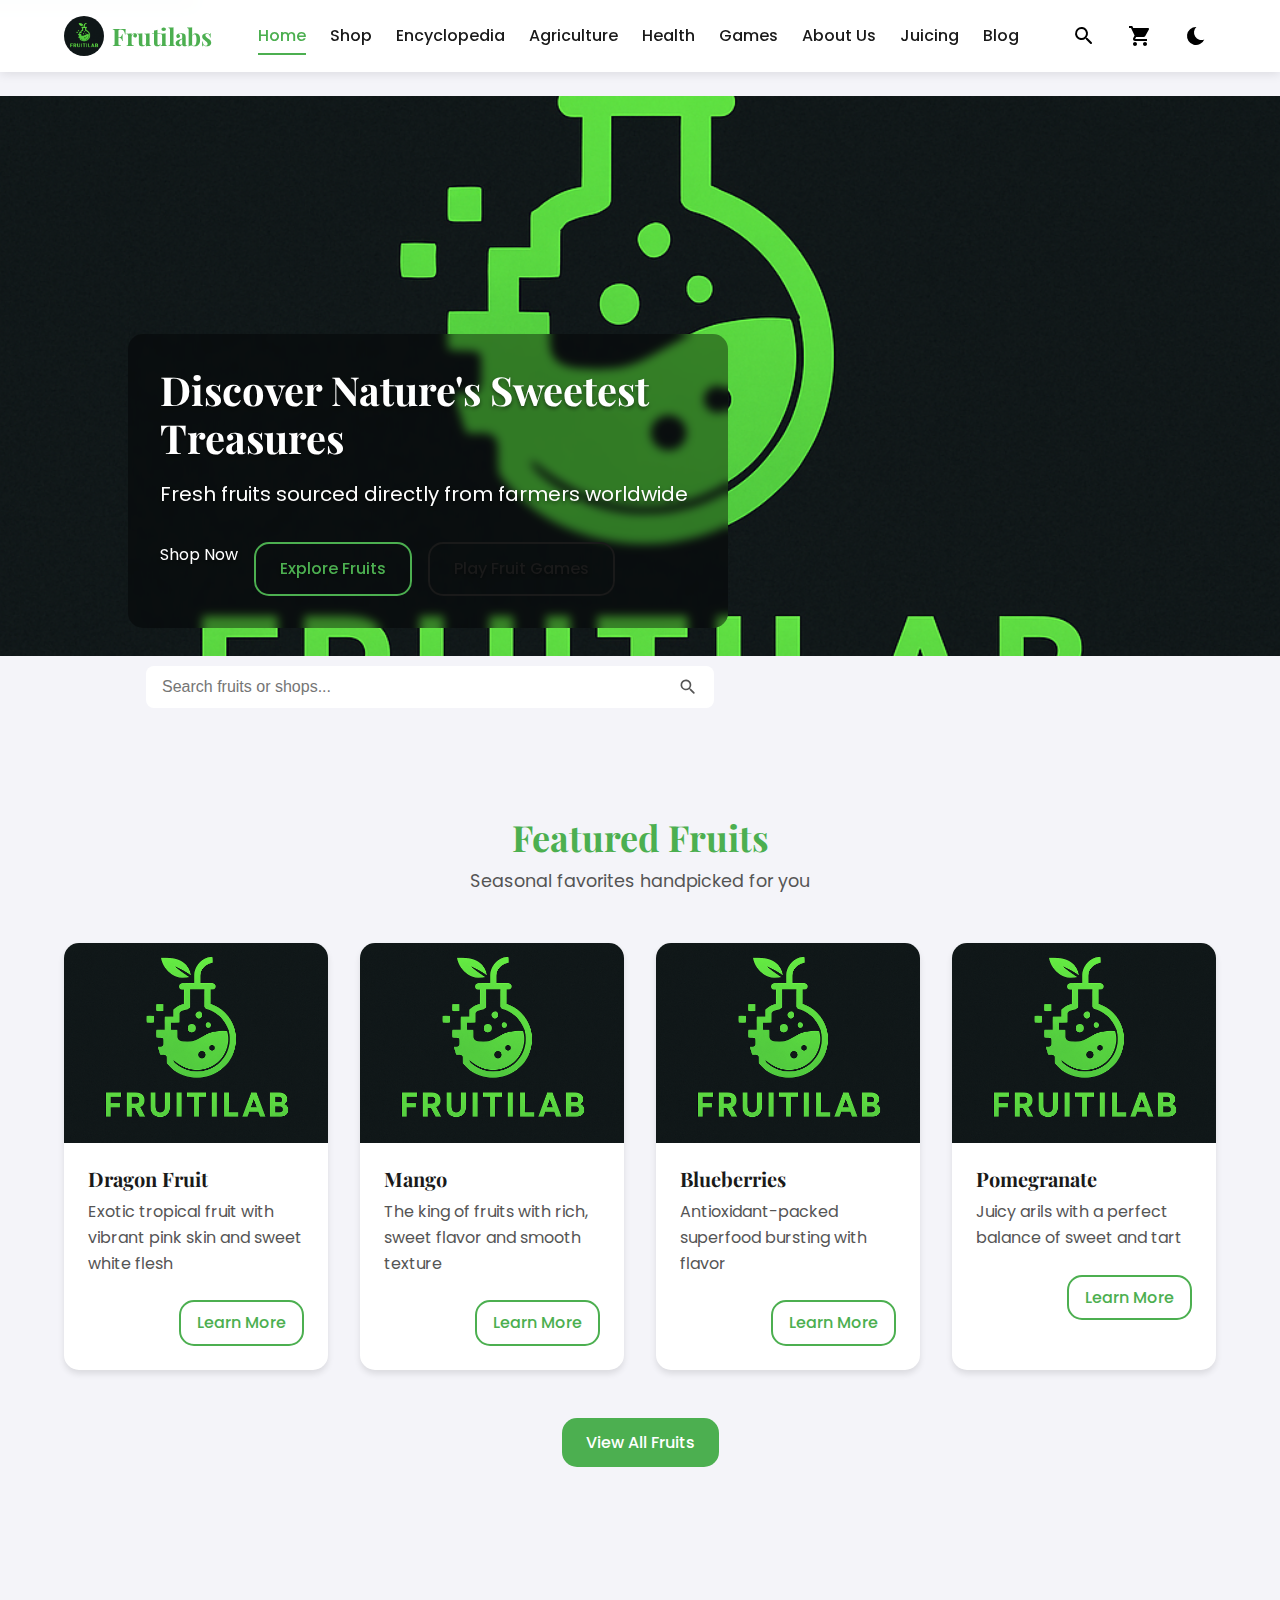
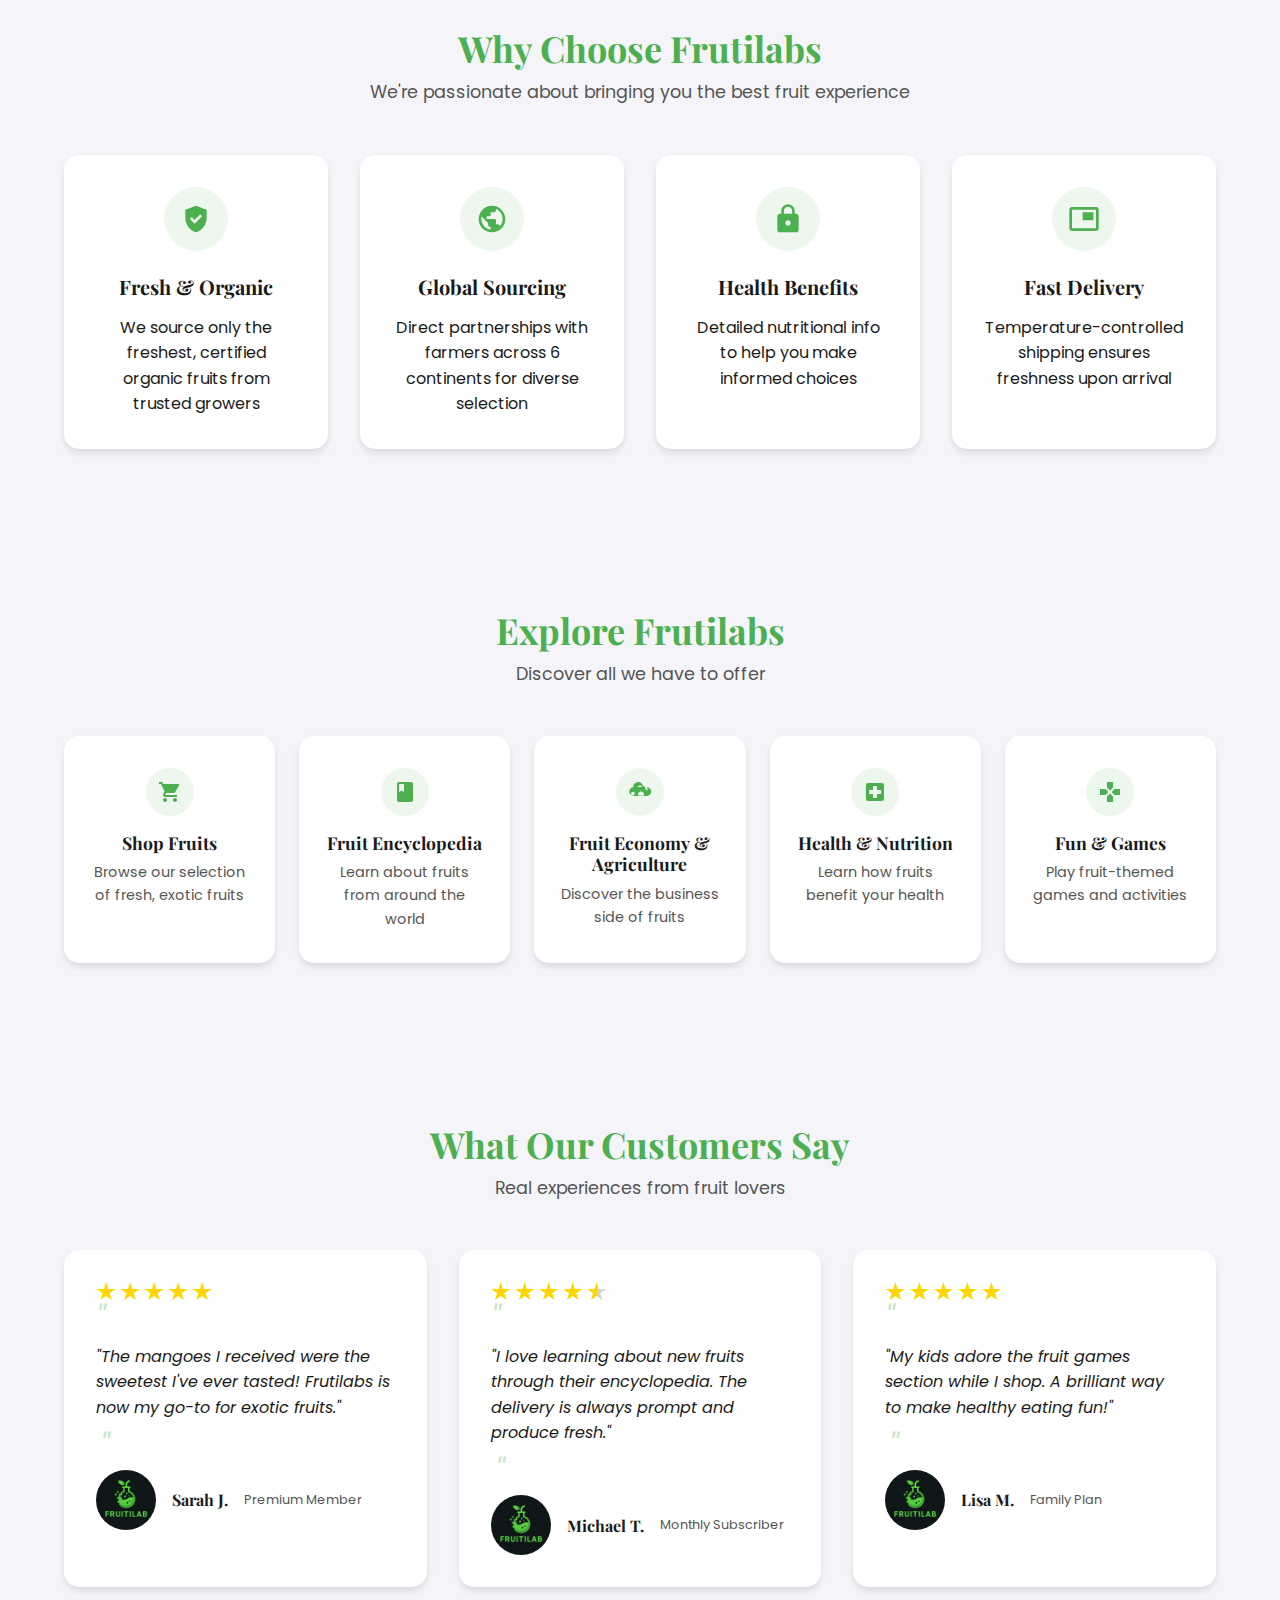
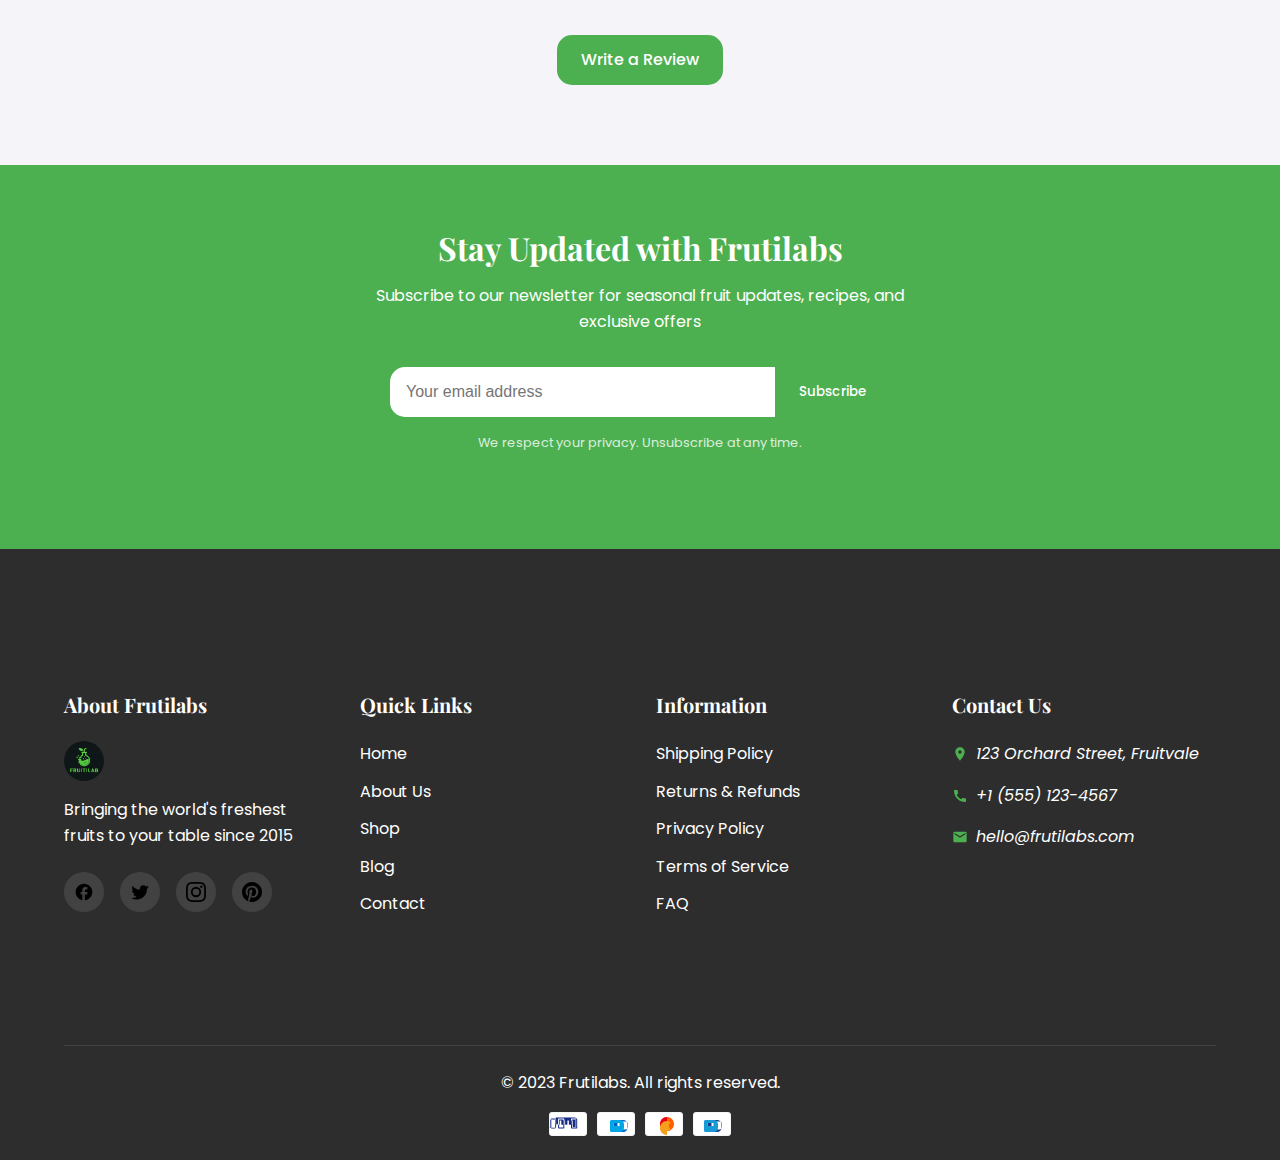
<file: index.html>
<!DOCTYPE html>
<html lang="en" data-theme="light">
<head>
    <meta charset="utf-8">
    <meta name="viewport" content="width=device-width, initial-scale=1.0">
    <meta name="description" content="Frutilabs - Premium fresh fruits from around the world with educational resources and fun games">
    <title>Frutilabs - Fresh Fruits from Around the World</title>
    <link rel="preconnect" href="https://fonts.googleapis.com">
    <link rel="preconnect" href="https://fonts.gstatic.com" crossorigin>
    <link href="https://fonts.googleapis.com/css2?family=Poppins:wght@300;400;500;600;700&family=Playfair+Display:wght@400;500;600&display=swap" rel="stylesheet">
    <link rel="stylesheet" href="styles.css">
</head>
<body>
    <!-- Skip to Content Link -->
    <a href="#main-content" class="skip-link">Skip to main content</a>

    <!-- Header -->
    <header class="header">
        <div class="container">
            <div class="logo">
                <img src="logo.png" alt="Frutilabs Logo" width="40" height="40">
                <h1>Frutilabs</h1>
            </div>
            
            <button class="mobile-nav-toggle" aria-expanded="false" aria-label="Menu">
                <span class="hamburger"></span>
            </button>
            
            <nav class="primary-nav" aria-label="Primary">
                <ul>
                    <li><a href="index.html" class="active" aria-current="page">Home</a></li>
                    <li><a href="shop.html">Shop</a></li>
                    <li><a href="encyclopedia.html">Encyclopedia</a></li>
                    <li><a href="agriculture.html">Agriculture</a></li>
                    <li><a href="health.html">Health</a></li>
                    <li><a href="games.html">Games</a></li>
                    <li><a href="about.html">About Us</a></li>
                    <li><a href="juicing.html">Juicing</a></li>
                    <li><a href="blog.html">Blog</a></li>
                </ul>
            </nav>
            
            <div class="header-actions">
                <button class="search-btn" aria-label="Search">
                    <svg class="icon" viewBox="0 0 24 24" aria-hidden="true">
                        <path d="M15.5 14h-.79l-.28-.27a6.5 6.5 0 0 0 1.48-5.34c-.47-2.78-2.79-5-5.59-5.34a6.505 6.505 0 0 0-7.27 7.27c.34 2.8 2.56 5.12 5.34 5.59a6.5 6.5 0 0 0 5.34-1.48l.27.28v.79l4.25 4.25c.41.41 1.08.41 1.49 0 .41-.41.41-1.08 0-1.49L15.5 14zm-6 0C7.01 14 5 11.99 5 9.5S7.01 5 9.5 5 14 7.01 14 9.5 11.99 14 9.5 14z"/>
                    </svg>
                </button>
                <button class="cart-btn" aria-label="Cart">
                    <svg class="icon" viewBox="0 0 24 24" aria-hidden="true">
                        <path d="M7 18c-1.1 0-1.99.9-1.99 2S5.9 22 7 22s2-.9 2-2-.9-2-2-2zM1 2v2h2l3.6 7.59-1.35 2.45c-.16.28-.25.61-.25.96 0 1.1.9 2 2 2h12v-2H7.42c-.14 0-.25-.11-.25-.25l.03-.12.9-1.63h7.45c.75 0 1.41-.41 1.75-1.03l3.58-6.49c.08-.14.12-.31.12-.48 0-.55-.45-1-1-1H5.21l-.94-2H1zm16 16c-1.1 0-1.99.9-1.99 2s.89 2 1.99 2 2-.9 2-2-.9-2-2-2z"/>
                    </svg>
                </button>
                <button class="theme-toggle" aria-label="Toggle dark mode">
                    <svg class="icon moon-icon" viewBox="0 0 24 24" aria-hidden="true">
                        <path d="M12 3c.132 0 .263 0 .393 0a7.5 7.5 0 0 0 7.92 12.446a9 9 0 1 1-8.313-12.454z"/>
                    </svg>
                    <svg class="icon sun-icon" viewBox="0 0 24 24" aria-hidden="true">
                        <circle cx="12" cy="12" r="5"/><path d="M12 1v2m0 18v2M4.22 4.22l1.42 1.42m12.72 12.72l1.42 1.42M1 12h2m18 0h2M4.22 19.78l1.42-1.42M18.36 5.64l1.42-1.42"/>
                    </svg>
                </button>
            </div>
        </div>
    </header>

    <main id="main-content">
        <!-- Hero Banner -->
        <section class="hero" aria-labelledby="hero-heading">
            <div class="hero-slideshow">
                <div class="slide active">
                    <div class="slide-content">
                        <h2 id="hero-heading">Discover Nature's Sweetest Treasures</h2>
                        <p>Fresh fruits sourced directly from farmers worldwide</p>
                        <div class="cta-buttons">
                            <a href="shop.html"btn primary">Shop Now</a>
                            <a href="encyclopedia.html" class="btn secondary">Explore Fruits</a>
                            <a href="games.html" class="btn tertiary">Play Fruit Games</a>
                        </div>
                    </div>
                </div>
            </div>
 <div class="search-container">
  <form class="search-form" role="search">
    <input 
      type="search" 
      id="site-search" 
      name="q" 
      placeholder="Search fruits or shops..." 
      aria-label="Search through site content"
    >
    <button type="submit" class="search-button">
      <svg class="search-icon" viewBox="0 0 24 24" width="24" height="24">
        <path fill="currentColor" d="M15.5 14h-.79l-.28-.27a6.5 6.5 0 0 0 1.48-5.34c-.47-2.78-2.79-5-5.59-5.34a6.505 6.505 0 0 0-7.27 7.27c.34 2.8 2.56 5.12 5.34 5.59a6.5 6.5 0 0 0 5.34-1.48l.27.28v.79l4.25 4.25c.41.41 1.08.41 1.49 0 .41-.41.41-1.08 0-1.49L15.5 14zm-6 0C7.01 14 5 11.99 5 9.5S7.01 5 9.5 5 14 7.01 14 9.5 11.99 14 9.5 14z"/>
      </svg>
    </button>
  </form>
</div>
        </section>

        <!-- Featured Fruits -->
        <section class="featured-fruits" aria-labelledby="featured-fruits-heading">
            <div class="container">
                <header class="section-header">
                    <h2 id="featured-fruits-heading" class="section-title">Featured Fruits</h2>
                    <p class="section-subtitle">Seasonal favorites handpicked for you</p>
                </header>
                
                <div class="fruit-grid">
                    <article class="fruit-card">
                        <div class="card-image">
                            <img src="logo.png" alt="Fresh dragon fruit with pink skin and green scales" loading="lazy">
                        </div>
                        <div class="card-content">
                            <h3>Dragon Fruit</h3>
                            <p>Exotic tropical fruit with vibrant pink skin and sweet white flesh</p>
                            <div class="card-footer">
                                <a href="#" class="btn outline">Learn More</a>
                            </div>
                        </div>
                    </article>
                    
                    <article class="fruit-card">
                        <div class="card-image">
                            <img src="logo.png" alt="Ripe mangoes with orange flesh" loading="lazy">
                        </div>

                        <div class="card-content">
                            <h3>Mango</h3>
                            <p>The king of fruits with rich, sweet flavor and smooth texture</p>
                            <div class="card-footer">
                                <a href="#" class="btn outline">Learn More</a>
                            </div>
                        </div>
                    </article>
                    
                    <article class="fruit-card">
                        <div class="card-image">
                            <img src="logo.png" alt="Fresh blueberries in a wooden bowl" loading="lazy">
                        </div>
                        <div class="card-content">
                            <h3>Blueberries</h3>
                            <p>Antioxidant-packed superfood bursting with flavor</p>
                            <div class="card-footer">
                                <a href="#" class="btn outline">Learn More</a>
                            </div>
                        </div>
                    </article>
                    
                    <article class="fruit-card">
                        <div class="card-image">
                            <img src="logo.png" alt="Pomegranate cut open showing red seeds" loading="lazy">
                        </div>
                        <div class="card-content">
                            <h3>Pomegranate</h3>
                            <p>Juicy arils with a perfect balance of sweet and tart</p>
                            <div class="card-footer">
                                <a href="#" class="btn outline">Learn More</a>
                            </div>
                        </div>
                    </article>
                </div>
                
                <div class="section-footer">
                    <a href="shop.html" class="btn primary">View All Fruits</a>
                </div>
            </div>
        </section>

        <!-- Why Choose Us -->
        <section class="why-choose-us" aria-labelledby="why-choose-heading">
            <div class="container">
                <header class="section-header">
                    <h2 id="why-choose-heading" class="section-title">Why Choose Frutilabs</h2>
                    <p class="section-subtitle">We're passionate about bringing you the best fruit experience</p>
                </header>
                
                <div class="benefits-grid">
                    <article class="benefit-card">
                        <div class="benefit-icon">
                            <svg viewBox="0 0 24 24" aria-hidden="true">
                                <path d="M12 2L4 5v6.09c0 5.05 3.41 9.76 8 10.91 4.59-1.15 8-5.86 8-10.91V5l-8-3zm-1.06 13.54L7.4 12l1.41-1.41 2.12 2.12 4.24-4.24 1.41 1.41-5.64 5.66z"/>
                            </svg>
                        </div>
                        <h3>Fresh & Organic</h3>
                        <p>We source only the freshest, certified organic fruits from trusted growers</p>
                    </article>
                    
                    <article class="benefit-card">
                        <div class="benefit-icon">
                            <svg viewBox="0 0 24 24" aria-hidden="true">
                                <path d="M12 2C6.48 2 2 6.48 2 12s4.48 10 10 10 10-4.48 10-10S17.52 2 12 2zm-1 17.93c-3.95-.49-7-3.85-7-7.93 0-.62.08-1.21.21-1.79L9 15v1c0 1.1.9 2 2 2v1.93zm6.9-2.54c-.26-.81-1-1.39-1.9-1.39h-1v-3c0-.55-.45-1-1-1H8v-2h2c.55 0 1-.45 1-1V7h2c1.1 0 2-.9 2-2v-.41c2.93 1.19 5 4.06 5 7.41 0 2.08-.8 3.97-2.1 5.39z"/>
                            </svg>
                        </div>
                        <h3>Global Sourcing</h3>
                        <p>Direct partnerships with farmers across 6 continents for diverse selection</p>
                    </article>
                    
                    <article class="benefit-card">
                        <div class="benefit-icon">
                            <svg viewBox="0 0 24 24" aria-hidden="true">
                                <path d="M18 8h-1V6c0-2.76-2.24-5-5-5S7 3.24 7 6v2H6c-1.1 0-2 .9-2 2v10c0 1.1.9 2 2 2h12c1.1 0 2-.9 2-2V10c0-1.1-.9-2-2-2zm-6 9c-1.1 0-2-.9-2-2s.9-2 2-2 2 .9 2 2-.9 2-2 2zm3.1-9H8.9V6c0-1.71 1.39-3.1 3.1-3.1 1.71 0 3.1 1.39 3.1 3.1v2z"/>
                            </svg>
                        </div>
                        <h3>Health Benefits</h3>
                        <p>Detailed nutritional info to help you make informed choices</p>
                    </article>
                    
                    <article class="benefit-card">
                        <div class="benefit-icon">
                            <svg viewBox="0 0 24 24" aria-hidden="true">
                                <path d="M19 7h-8v6h8V7zm2-4H3c-1.1 0-2 .9-2 2v14c0 1.1.9 1.98 2 1.98h18c1.1 0 2-.88 2-1.98V5c0-1.1-.9-2-2-2zm0 16.01H3V4.98h18v14.03z"/>
                            </svg>
                        </div>
                        <h3>Fast Delivery</h3>
                        <p>Temperature-controlled shipping ensures freshness upon arrival</p>
                    </article>
                </div>
            </div>
        </section>

        <!-- Quick Links -->
        <section class="quick-links" aria-labelledby="quick-links-heading">
            <div class="container">
                <header class="section-header">
                    <h2 id="quick-links-heading" class="section-title">Explore Frutilabs</h2>
                    <p class="section-subtitle">Discover all we have to offer</p>
                </header>
                
                <div class="links-grid">
                    <article class="link-card">
                        <a href="shop.html" class="card-link">
                            <div class="card-icon">
                                <svg viewBox="0 0 24 24" aria-hidden="true">
                                    <path d="M7 18c-1.1 0-1.99.9-1.99 2S5.9 22 7 22s2-.9 2-2-.9-2-2-2zM1 2v2h2l3.6 7.59-1.35 2.45c-.16.28-.25.61-.25.96 0 1.1.9 2 2 2h12v-2H7.42c-.14 0-.25-.11-.25-.25l.03-.12.9-1.63h7.45c.75 0 1.41-.41 1.75-1.03l3.58-6.49c.08-.14.12-.31.12-.48 0-.55-.45-1-1-1H5.21l-.94-2H1zm16 16c-1.1 0-1.99.9-1.99 2s.89 2 1.99 2 2-.9 2-2-.9-2-2-2z"/>
                                </svg>
                            </div>
                            <h3>Shop Fruits</h3>
                            <p>Browse our selection of fresh, exotic fruits</p>
                        </a>
                    </article>
                    
                    <article class="link-card">
                        <a href="encyclopedia.html" class="card-link">
                            <div class="card-icon">
                                <svg viewBox="0 0 24 24" aria-hidden="true">
                                    <path d="M18 2H6c-1.1 0-2 .9-2 2v16c0 1.1.9 2 2 2h12c1.1 0 2-.9 2-2V4c0-1.1-.9-2-2-2zM6 4h5v8l-2.5-1.5L6 12V4z"/>
                                </svg>
                            </div>
                            <h3>Fruit Encyclopedia</h3>
                            <p>Learn about fruits from around the world</p>
                        </a>
                    </article>
                    
                    <article class="link-card">
                        <a href="agriculture.html" class="card-link">
                            <div class="card-icon">
                                <svg viewBox="0 0 24 24" aria-hidden="true">
                                    <path d="M19.5 12c0-1.32-.84-2.44-2.02-2.86.31-1.63-1.01-3.01-2.57-3.14-.35-2.32-2.31-4.14-4.66-4-2.83.16-5.06 2.32-5.02 5.15-2.23.15-3.98 2.06-3.98 4.34 0 2.42 1.98 4.4 4.4 4.4h13.2c2.42 0 4.4-1.98 4.4-4.4 0-2.28-1.75-4.19-3.98-4.34-.01-.01-.01-.01-.01-.02zM12 5.5c1.11 0 2.08.61 2.6 1.5h-5.2c.52-.89 1.49-1.5 2.6-1.5zm-7.1 10c-1.05 0-1.9-.85-1.9-1.9s.85-1.9 1.9-1.9 1.9.85 1.9 1.9-.85 1.9-1.9 1.9zm13.1 0h-8v-1c0-1.65 1.35-3 3-3s3 1.35 3 3v1z"/>
                                </svg>
                            </div>
                            <h3>Fruit Economy & Agriculture</h3>
                            <p>Discover the business side of fruits</p>
                        </a>
                    </article>
                    
                    <article class="link-card">
                        <a href="health.html" class="card-link">
                            <div class="card-icon">
                                <svg viewBox="0 0 24 24" aria-hidden="true">
                                    <path d="M19 3H5c-1.1 0-1.99.9-1.99 2L3 19c0 1.1.9 2 2 2h14c1.1 0 2-.9 2-2V5c0-1.1-.9-2-2-2zm-1 11h-4v4h-4v-4H6v-4h4V6h4v4h4v4z"/>
                                </svg>
                            </div>
                            <h3>Health & Nutrition</h3>
                            <p>Learn how fruits benefit your health</p>
                        </a>
                    </article>
                    
                    <article class="link-card">
                        <a href="games.html" class="card-link">
                            <div class="card-icon">
                                <svg viewBox="0 0 24 24" aria-hidden="true">
                                    <path d="M15 7.5V2H9v5.5l3 3 3-3zM7.5 9H2v6h5.5l3-3-3-3zM9 16.5V22h6v-5.5l-3-3-3 3zM16.5 9l-3 3 3 3H22V9h-5.5z"/>
                                </svg>
                            </div>
                            <h3>Fun & Games</h3>
                            <p>Play fruit-themed games and activities</p>
                        </a>
                    </article>
                </div>
            </div>
        </section>

        <!-- Testimonials -->
        <section class="testimonials" aria-labelledby="testimonials-heading">
            <div class="container">
                <header class="section-header">
                    <h2 id="testimonials-heading" class="section-title">What Our Customers Say</h2>
                    <p class="section-subtitle">Real experiences from fruit lovers</p>
                </header>
                
                <div class="testimonial-grid">
                    <article class="testimonial-card">
                        <div class="rating" aria-label="5 out of 5 stars">
                            <span class="star"></span>
                            <span class="star"></span>
                            <span class="star"></span>
                            <span class="star"></span>
                            <span class="star"></span>
                        </div>
                        <blockquote>
                            <p>"The mangoes I received were the sweetest I've ever tasted! Frutilabs is now my go-to for exotic fruits."</p>
                        </blockquote>
                        <div class="customer">
                            <img src="logo.png" alt="Sarah J." width="60" height="60" loading="lazy">
                            <h3>Sarah J.</h3>
                            <p>Premium Member</p>
                        </div>
                    </article>
                    
                    <article class="testimonial-card">
                        <div class="rating" aria-label="4.5 out of 5 stars">
                            <span class="star"></span>
                            <span class="star"></span>
                            <span class="star"></span>
                            <span class="star"></span>
                            <span class="star half"></span>
                        </div>
                        <blockquote>
                            <p>"I love learning about new fruits through their encyclopedia. The delivery is always prompt and produce fresh."</p>
                        </blockquote>
                        <div class="customer">
                            <img src="logo.png" alt="Michael T." width="60" height="60" loading="lazy">
                            <h3>Michael T.</h3>
                            <p>Monthly Subscriber</p>
                        </div>
                    </article>
                    
                    <article class="testimonial-card">
                        <div class="rating" aria-label="5 out of 5 stars">
                            <span class="star"></span>
                            <span class="star"></span>
                            <span class="star"></span>
                            <span class="star"></span>
                            <span class="star"></span>
                        </div>
                        <blockquote>
                            <p>"My kids adore the fruit games section while I shop. A brilliant way to make healthy eating fun!"</p>
                        </blockquote>
                        <div class="customer">
                            <img src="logo.png" alt="Lisa M." width="60" height="60" loading="lazy">
                            <h3>Lisa M.</h3>
                            <p>Family Plan</p>
                        </div>
                    </article>
                </div>
                
                <div class="section-footer">
                    <a href="reviews.html" class="btn primary">Write a Review</a>
                </div>
            </div>
        </section>

        <!-- Newsletter -->
        <section class="newsletter" aria-labelledby="newsletter-heading">
            <div class="container">
                <div class="newsletter-content">
                    <h2 id="newsletter-heading">Stay Updated with Frutilabs</h2>
                    <p>Subscribe to our newsletter for seasonal fruit updates, recipes, and exclusive offers</p>
                    <form class="newsletter-form">
                        <label for="email" class="visually-hidden">Your email address</label>
                        <input type="email" id="email" placeholder="Your email address" required>
                        <button type="submit" class="btn primary">Subscribe</button>
                    </form>
                    <p class="privacy-notice">We respect your privacy. Unsubscribe at any time.</p>
                </div>
            </div>
        </section>
    </main>

    <!-- Footer -->
    <footer class="footer" aria-labelledby="footer-heading">
        <div class="container">
            <h2 id="footer-heading" class="visually-hidden">Frutilabs Footer</h2>
            
            <div class="footer-grid">
                <section class="footer-about" aria-labelledby="about-heading">
                    <h3 id="about-heading">About Frutilabs</h3>
                    <div class="logo">
                        <img src="logo.png" alt="Frutilabs Logo" width="40" height="40">
                        <span class="visually-hidden">Frutilabs</span>
                    </div>
                    <p>Bringing the world's freshest fruits to your table since 2015</p>
                    
                    <div class="social-links">
                        <a href="#" aria-label="Facebook">
                            <svg viewBox="0 0 24 24" aria-hidden="true">
                                <path d="M22 12c0-5.52-4.48-10-10-10S2 6.48 2 12c0 4.84 3.44 8.87 8 9.8V15H8v-3h2V9.5C10 7.57 11.57 6 13.5 6H16v3h-2c-.55 0-1 .45-1 1v2h3v3h-3v6.95c5.05-.5 9-4.76 9-9.95z"/>
                            </svg>
                        </a>
                        <a href="#" aria-label="Twitter">
                            <svg viewBox="0 0 24 24" aria-hidden="true">
                                <path d="M22.46 6c-.77.35-1.6.58-2.46.69.88-.53 1.56-1.37 1.88-2.38-.83.5-1.75.85-2.72 1.05C18.37 4.5 17.26 4 16 4c-2.35 0-4.27 1.92-4.27 4.29 0 .34.04.67.11.98C8.28 9.09 5.11 7.38 3 4.79c-.37.63-.58 1.37-.58 2.15 0 1.49.75 2.81 1.91 3.56-.71 0-1.37-.2-1.95-.5v.03c0 2.08 1.48 3.82 3.44 4.21a4.22 4.22 0 0 1-1.93.07 4.28 4.28 0 0 0 4 2.98 8.521 8.521 0 0 1-5.33 1.84c-.34 0-.68-.02-1.02-.06C3.44 20.29 5.7 21 8.12 21 16 21 20.33 14.46 20.33 8.79c0-.19 0-.37-.01-.56.84-.6 1.56-1.36 2.14-2.23z"/>
                            </svg>
                        </a>
                        <a href="#" aria-label="Instagram">
                            <svg viewBox="0 0 24 24" aria-hidden="true">
                                <path d="M12 2.163c3.204 0 3.584.012 4.85.07 3.252.148 4.771 1.691 4.919 4.919.058 1.265.069 1.645.069 4.849 0 3.205-.012 3.584-.069 4.849-.149 3.225-1.664 4.771-4.919 4.919-1.266.058-1.644.07-4.85.07-3.204 0-3.584-.012-4.849-.07-3.26-.149-4.771-1.699-4.919-4.92-.058-1.265-.07-1.644-.07-4.849 0-3.204.013-3.583.07-4.849.149-3.227 1.664-4.771 4.919-4.919 1.266-.057 1.645-.069 4.849-.069zM12 0C8.741 0 8.333.014 7.053.072 2.695.272.273 2.69.073 7.052.014 8.333 0 8.741 0 12c0 3.259.014 3.668.072 4.948.2 4.358 2.618 6.78 6.98 6.98C8.333 23.986 8.741 24 12 24c3.259 0 3.668-.014 4.948-.072 4.354-.2 6.782-2.618 6.979-6.98.059-1.28.073-1.689.073-4.948 0-3.259-.014-3.667-.072-4.947-.196-4.354-2.617-6.78-6.979-6.98C15.668.014 15.259 0 12 0zm0 5.838a6.162 6.162 0 1 0 0 12.324 6.162 6.162 0 0 0 0-12.324zM12 16a4 4 0 1 1 0-8 4 4 0 0 1 0 8zm6.406-11.845a1.44 1.44 0 1 0 0 2.881 1.44 1.44 0 0 0 0-2.881z"/>
                            </svg>
                        </a>
                        <a href="#" aria-label="Pinterest">
                            <svg viewBox="0 0 24 24" aria-hidden="true">
                                <path d="M12 0C5.373 0 0 5.372 0 12c0 5.084 3.163 9.426 7.627 11.174-.105-.949-.2-2.405.042-3.441.218-.937 1.407-5.965 1.407-5.965s-.359-.719-.359-1.782c0-1.668.967-2.914 2.171-2.914 1.023 0 1.518.769 1.518 1.69 0 1.029-.655 2.568-.994 3.995-.283 1.194.599 2.169 1.777 2.169 2.133 0 3.772-2.249 3.772-5.495 0-2.873-2.064-4.882-5.012-4.882-3.414 0-5.418 2.561-5.418 5.207 0 1.031.397 2.138.893 2.738a.36.36 0 0 1 .083.345l-.333 1.36c-.053.22-.174.267-.402.161-1.499-.698-2.436-2.889-2.436-4.649 0-3.785 2.75-7.262 7.929-7.262 4.163 0 7.398 2.967 7.398 6.931 0 4.136-2.607 7.464-6.227 7.464-1.216 0-2.359-.631-2.75-1.378l-.748 2.853c-.271 1.043-1.002 2.35-1.492 3.146C9.57 23.812 10.763 24 12 24c6.627 0 12-5.373 12-12 0-6.628-5.373-12-12-12z"/>
                            </svg>
                        </a>
                    </div>
                </section>
                
                <section class="footer-links" aria-labelledby="quick-links-heading">
                    <h3 id="quick-links-heading">Quick Links</h3>
                    <ul>
                        <li><a href="index.html">Home</a></li>
                        <li><a href="about.html">About Us</a></li>
                        <li><a href="shop.html">Shop</a></li>
                        <li><a href="blog.html">Blog</a></li>
                        <li><a href="contact.html">Contact</a></li>
                    </ul>
                </section>
                
                <section class="footer-links" aria-labelledby="information-heading">
                    <h3 id="information-heading">Information</h3>
                    <ul>
                        <li><a href="shipping.html">Shipping Policy</a></li>
                        <li><a href="returns.html">Returns & Refunds</a></li>
                        <li><a href="privacy.html">Privacy Policy</a></li>
                        <li><a href="terms.html">Terms of Service</a></li>
                        <li><a href="faq.html">FAQ</a></li>
                    </ul>
                </section>
                
                <section class="footer-contact" aria-labelledby="contact-heading">
                    <h3 id="contact-heading">Contact Us</h3>
                    <address>
                        <p>
                            <svg viewBox="0 0 24 24" aria-hidden="true">
                                <path d="M12 2C8.13 2 5 5.13 5 9c0 5.25 7 13 7 13s7-7.75 7-13c0-3.87-3.13-7-7-7zm0 9.5c-1.38 0-2.5-1.12-2.5-2.5s1.12-2.5 2.5-2.5 2.5 1.12 2.5 2.5-1.12 2.5-2.5 2.5z"/>
                            </svg>
                            123 Orchard Street, Fruitvale
                        </p>
                        <p>
                            <svg viewBox="0 0 24 24" aria-hidden="true">
                                <path d="M20.01 15.38c-1.23 0-2.42-.2-3.53-.56-.35-.12-.74-.03-1.01.24l-1.57 1.97c-2.83-1.35-5.48-3.9-6.89-6.83l1.95-1.66c.27-.28.35-.67.24-1.02-.37-1.11-.56-2.3-.56-3.53 0-.54-.45-.99-.99-.99H4.19C3.65 3 3 3.24 3 3.99 3 13.28 10.73 21 20.01 21c.71 0 .99-.63.99-1.18v-3.45c0-.54-.45-.99-.99-.99z"/>
                            </svg>
                            +1 (555) 123-4567
                        </p>
                        <p>
                            <svg viewBox="0 0 24 24" aria-hidden="true">
                                <path d="M20 4H4c-1.1 0-1.99.9-1.99 2L2 18c0 1.1.9 2 2 2h16c1.1 0 2-.9 2-2V6c0-1.1-.9-2-2-2zm0 4l-8 5-8-5V6l8 5 8-5v2z"/>
                            </svg>
                            hello@frutilabs.com
                        </p>
                    </address>
                </section>
            </div>
            
            <div class="footer-bottom">
                <p>&copy; <span id="current-year">2023</span> Frutilabs. All rights reserved.</p>
                
                <div class="payment-methods">
                    <span class="visually-hidden">Accepted payment methods</span>
                    <svg viewBox="0 0 38 24" aria-hidden="true">
                        <path d="M35 0H3C1.3 0 0 1.3 0 3v18c0 1.7 1.4 3 3 3h32c1.7 0 3-1.3 3-3V3c0-1.7-1.4-3-3-3z" fill="#f5f5f5"/>
                        <path d="M35 1c1.1 0 2 .9 2 2v18c0 1.1-.9 2-2 2H3c-1.1 0-2-.9-2-2V3c0-1.1.9-2 2-2h32" fill="#fff"/>
                        <path d="M8.6 12.3c0 .3.2.5.5.5h1.3c.2 0 .4-.2.4-.5V8.6h1.5v3.7c0 .3.2.5.5.5h1.4c.2 0 .4-.2.4-.5V8.6h1.5v3.7c0 .3.2.5.4.5h1.4c.3 0 .5-.2.5-.5V8.6h1.5v3.7c0 .3.2.5.5.5h1.3c.3 0 .5-.2.5-.5V8.6h1.5v5.8c0 .3.2.5.5.5h1.9c.3 0 .5-.2.5-.5V6.1c0-.3-.2-.5-.5-.5H7.2c-.3 0-.5.2-.5.5v6.2h1.9v-3.7zm13.9-5.7h5.2c.3 0 .5.2.5.5v8.9c0 .3-.2.5-.5.5h-5.2c-.3 0-.5-.2-.5-.5V7.1c0-.3.2-.5.5-.5zm.5 8.9h4.2V7.6h-4.2v8.1zm-26.4-8.9h5.2c.3 0 .5.2.5.5v8.9c0 .3-.2.5-.5.5H6.6c-.3 0-.5-.2-.5-.5V7.1c0-.3.2-.5.5-.5zm.5 8.9h4.2V7.6H7.1v8.1zm12.5-8.9h5.2c.3 0 .5.2.5.5v8.9c0 .3-.2.5-.5.5h-5.2c-.3 0-.5-.2-.5-.5V7.1c0-.3.2-.5.5-.5zm.5 8.9h4.2V7.6h-4.2v8.1z" fill="#172b85"/>
                    </svg>
                    <svg viewBox="0 0 38 24" aria-hidden="true">
                        <path d="M35 0H3C1.3 0 0 1.3 0 3v18c0 1.7 1.4 3 3 3h32c1.7 0 3-1.3 3-3V3c0-1.7-1.4-3-3-3z" fill="#f5f5f5"/>
                        <path d="M35 1c1.1 0 2 .9 2 2v18c0 1.1-.9 2-2 2H3c-1.1 0-2-.9-2-2V3c0-1.1.9-2 2-2h32" fill="#fff"/>
                        <path d="M30.5 12.5c0-2.5-1.6-4.5-4.5-4.5h-8c-.8 0-1.5.7-1.5 1.5v9c0 .8.7 1.5 1.5 1.5h8c2.9 0 4.5-2 4.5-4.5v-3zm-10-3h8c1.4 0 2.5 1.1 2.5 2.5v3c0 1.4-1.1 2.5-2.5 2.5h-8v-8z" fill="#0061cb"/>
                        <path d="M22.5 8h-8c-.8 0-1.5.7-1.5 1.5v9c0 .8.7 1.5 1.5 1.5h8c2.9 0 4.5-2 4.5-4.5v-3c0-2.5-1.6-4.5-4.5-4.5zm0 6h-6v-3h6v3z" fill="#00a6e4"/>
                    </svg>
                    <svg viewBox="0 0 38 24" aria-hidden="true">
                        <path d="M35 0H3C1.3 0 0 1.3 0 3v18c0 1.7 1.4 3 3 3h32c1.7 0 3-1.3 3-3V3c0-1.7-1.4-3-3-3z" fill="#f5f5f5"/>
                        <path d="M35 1c1.1 0 2 .9 2 2v18c0 1.1-.9 2-2 2H3c-1.1 0-2-.9-2-2V3c0-1.1.9-2 2-2h32" fill="#fff"/>
                        <path d="M29 12c0 3.9-3.1 7-7 7s-7-3.1-7-7 3.1-7 7-7 7 3.1 7 7z" fill="#ff5f00"/>
                        <path d="M22 5c-3.9 0-7 3.1-7 7s3.1 7 7 7c1.5 0 2.9-.5 4-1.3-1.1-.9-1.8-2.3-1.8-3.7s.7-2.8 1.8-3.7c-1.1-.8-2.5-1.3-4-1.3z" fill="#eb001b"/>
                        <path d="M22 19c1.5 0 2.9-.5 4-1.3-1.1-.9-1.8-2.3-1.8-3.7s.7-2.8 1.8-3.7c-1.1-.8-2.5-1.3-4-1.3-3.9 0-7 3.1-7 7s3.1 7 7 7z" fill="#f79e1b"/>
                    </svg>
                    <svg viewBox="0 0 38 24" aria-hidden="true">
                        <path d="M35 0H3C1.3 0 0 1.3 0 3v18c0 1.7 1.4 3 3 3h32c1.7 0 3-1.3 3-3V3c0-1.7-1.4-3-3-3z" fill="#f5f5f5"/>
                        <path d="M35 1c1.1 0 2 .9 2 2v18c0 1.1-.9 2-2 2H3c-1.1 0-2-.9-2-2V3c0-1.1.9-2 2-2h32" fill="#fff"/>
                        <path d="M28.5 12.5c0-2.5-1.6-4.5-4.5-4.5h-8c-.8 0-1.5.7-1.5 1.5v9c0 .8.7 1.5 1.5 1.5h8c2.9 0 4.5-2 4.5-4.5v-3zm-10-3h8c1.4 0 2.5 1.1 2.5 2.5v3c0 1.4-1.1 2.5-2.5 2.5h-8v-8z" fill="#253b80"/>
                        <path d="M20.5 8h-8c-.8 0-1.5.7-1.5 1.5v9c0 .8.7 1.5 1.5 1.5h8c2.9 0 4.5-2 4.5-4.5v-3c0-2.5-1.6-4.5-4.5-4.5zm0 6h-6v-3h6v3z" fill="#179bd7"/>
                    </svg>
                </div>
            </div>
        </div>
    </footer>

    <!-- Back to Top Button -->
    <button class="back-to-top" aria-label="Back to top">
        <svg viewBox="0 0 24 24" aria-hidden="true">
            <path d="M7.41 15.41L12 10.83l4.59 4.58L18 14l-6-6-6 6 1.41 1.41z"/>
        </svg>
    </button>

    <script src="script.js"></script>
</body>
</html>
</file>
<file: styles.css>
/* Base Styles & Variables */
:root {
  --transition: all 0.3s ease;
  --shadow: 0 4px 6px rgba(0, 0, 0, 0.1);
  --radius: 15px;
}

:root[data-theme='light'] {
  --background: #f4f4f9;
  --primary: #4CAF50;
  --primary-hover: #3e8e41;
  --text: #1a1a1a;
  --text-secondary: #555555;
  --border: #e0e0e0;
  --card-bg: #ffffff;
  --nav-bg: rgba(255, 255, 255, 0.95);
  --footer-bg: #2d2d2d;
  --footer-text: #ffffff;
}

:root[data-theme='dark'] {
  --background: #121212;
  --primary: #81C784;
  --primary-hover: #66bb6a;
  --text: #ffffff;
  --text-secondary: #CCCCCC;
  --border: #2c2c2c;
  --card-bg: #1E1E1E;
  --nav-bg: rgba(30, 30, 30, 0.95);
  --footer-bg: #1a1a1a;
  --footer-text: #e0e0e0;
}

/* Reset & Base Styles */
*,
*::before,
*::after {
  box-sizing: border-box;
  margin: 0;
  padding: 0;
}

html {
  scroll-behavior: smooth;
}

body {
  font-family: 'Poppins', sans-serif;
  line-height: 1.6;
  color: var(--text);
  background-color: var(--background);
  transition: background-color 0.3s ease, color 0.3s ease;
}

h1, h2, h3, h4 {
  font-family: 'Playfair Display', serif;
  line-height: 1.2;
}

a {
  text-decoration: none;
  color: inherit;
}

img {
  max-width: 100%;
  height: auto;
  display: block;
}

button {
  background: none;
  border: none;
  cursor: pointer;
  font-family: inherit;
}

ul {
  list-style: none;
}

/* Utility Classes */
.container {
  width: 100%;
  max-width: 1200px;
  margin: 0 auto;
  padding: 0 1.5rem;
}

.btn {
  display: inline-block;
  padding: 0.75rem 1.5rem;
  border-radius: var(--radius);
  font-weight: 500;
  transition: var(--transition);
  text-align: center;
}

.btn.primary {
  background-color: var(--primary);
  color: white;
}

.btn.primary:hover {
  background-color: var(--primary-hover);
  transform: translateY(-2px);
  box-shadow: var(--shadow);
}

.btn.secondary {
  background-color: transparent;
  color: var(--primary);
  border: 2px solid var(--primary);
}

.btn.secondary:hover {
  background-color: var(--primary);
  color: white;
  transform: translateY(-2px);
  box-shadow: var(--shadow);
}

.btn.tertiary {
  background-color: transparent;
  color: var(--text);
  border: 2px solid var(--text);
}

.btn.tertiary:hover {
  background-color: var(--text);
  color: var(--background);
  transform: translateY(-2px);
  box-shadow: var(--shadow);
}

.btn.outline {
  background-color: transparent;
  color: var(--primary);
  border: 2px solid var(--primary);
  padding: 0.5rem 1rem;
}

.btn.outline:hover {
  background-color: var(--primary);
  color: white;
}

.visually-hidden {
  position: absolute;
  width: 1px;
  height: 1px;
  padding: 0;
  margin: -1px;
  overflow: hidden;
  clip: rect(0, 0, 0, 0);
  white-space: nowrap;
  border: 0;
}

.skip-link {
  position: absolute;
  top: -40px;
  left: 0;
  background: var(--primary);
  color: white;
  padding: 0.5rem 1rem;
  z-index: 100;
  transition: top 0.3s;
}

.skip-link:focus {
  top: 0;
}

.icon {
  width: 1.5rem;
  height: 1.5rem;
  fill: currentColor;
}

/* Header Styles */
.header {
  position: fixed;
  top: 0;
  left: 0;
  width: 100%;
  background-color: var(--nav-bg);
  backdrop-filter: blur(10px);
  z-index: 1000;
  box-shadow: 0 2px 10px rgba(0, 0, 0, 0.1);
  transition: background-color 0.3s ease;
}

.header .container {
  display: flex;
  justify-content: space-between;
  align-items: center;
  padding: 1rem 1.5rem;
}

.logo {
  display: flex;
  align-items: center;
  gap: 0.5rem;
}

.logo img {
  width: 40px;
  height: 40px;
  border-radius: 35px;
}

.logo h1 {
  font-size: 1.5rem;
  font-weight: 700;
  color: var(--primary);
}

/* Mobile Navigation Toggle */
.mobile-nav-toggle {
  display: none;
  background: transparent;
  width: 2.5rem;
  height: 2.5rem;
  position: relative;
  z-index: 1001;
}

.hamburger {
  position: relative;
  display: block;
  width: 1.5rem;
  height: 2px;
  background: var(--text);
  transition: var(--transition);
}

.hamburger::before,
.hamburger::after {
  content: '';
  position: absolute;
  width: 1.5rem;
  height: 2px;
  background: var(--text);
  transition: var(--transition);
}

.hamburger::before {
  top: -0.5rem;
}

.hamburger::after {
  top: 0.5rem;
}

.mobile-nav-toggle[aria-expanded="true"] .hamburger {
  background: transparent;
}

.mobile-nav-toggle[aria-expanded="true"] .hamburger::before {
  transform: rotate(45deg);
  top: 0;
}

.mobile-nav-toggle[aria-expanded="true"] .hamburger::after {
  transform: rotate(-45deg);
  top: 0;
}

/* Primary Navigation */
.primary-nav ul {
  display: flex;
  gap: 1.5rem;
}

.primary-nav a {
  font-weight: 500;
  padding: 0.5rem 0;
  position: relative;
  transition: color 0.3s ease;
}

.primary-nav a::after {
  content: '';
  position: absolute;
  bottom: 0;
  left: 0;
  width: 0;
  height: 2px;
  background-color: var(--primary);
  transition: width 0.3s ease;
}

.primary-nav a:hover::after,
.primary-nav a.active::after {
  width: 100%;
}

.primary-nav a.active {
  color: var(--primary);
}

.header-actions {
  display: flex;
  gap: 1rem;
}

.header-actions button {
  width: 2.5rem;
  height: 2.5rem;
  display: flex;
  align-items: center;
  justify-content: center;
  border-radius: 50%;
  transition: var(--transition);
}

.header-actions button:hover {
  background-color: rgba(0, 0, 0, 0.1);
}

/* Hero Section */
.hero {
  position: relative;
  margin-top: 1rem;
  height: 80vh;
  min-height: 600px;
  max-height: 800px;
  overflow: hidden;
}

.hero-slideshow {
  position: relative;
  width: 100%;
  height: 100%;
}

.slide {
  position: absolute;
  width: 100%;
  height: 100%;
  background-size: cover;
  background-position: center;
  opacity: 0;
  transition: opacity 1s ease;
}

.slide.active {
  opacity: 1;
  background-image: url(logo.png);
}

.slide-content {
  position: absolute;
  bottom: 5%;
  left: 10%;
  max-width: 600px;
  color: white;
  text-shadow: 0 2px 4px rgba(0, 0, 0, 0.5);
  padding: 2rem;
  background-color: rgba(0, 0, 0, 0.4);
  backdrop-filter: blur(5px);
  border-radius: var(--radius);
}

.slide-content h2 {
  font-size: 2.5rem;
  margin-bottom: 1rem;
}

.slide-content p {
  font-size: 1.25rem;
  margin-bottom: 2rem;
}

.cta-buttons {
  display: flex;
  gap: 1rem;
  flex-wrap: wrap;
}
/*.search-bar*/

/* Search Bar Styles */
.search-container {
  max-width: 600px;
  margin-top: 10px;
  margin-left: 130px;
  padding: 0 16px;
}

.search-form {
  position: relative;
  display: flex;
  width: 100%;
}

#site-search {
  width: 100%;
  padding: 12px 48px 12px 16px;
  border: 2px solid var(--border-color);
  border-radius: 8px;
  font-size: 1rem;
  background-color: var(--card-bg);
  color: var(--text-color);
  transition: all 0.3s ease;
  box-shadow: var(--shadow-sm);
}

#site-search:focus {
  outline: none;
  border-color: var(--primary-color);
  box-shadow: 0 0 0 3px rgba(76, 175, 80, 0.2);
}

.search-button {
  position: absolute;
  right: 8px;
  top: 50%;
  transform: translateY(-50%);
  background: transparent;
  border: none;
  padding: 8px;
  cursor: pointer;
  color: var(--text-secondary);
  transition: all 0.3s ease;
}

.search-button:hover {
  color: var(--primary-color);
}

.search-icon {
  width: 20px;
  height: 20px;
  display: block;
}

/* Dark Mode Styles */
[data-theme="dark"] #site-search {
  background-color: var(--card-bg);
  border-color: var(--border-color);
}

[data-theme="dark"] .search-button:hover {
  color: var(--primary-light);
}

/* Responsive Design */
@media (max-width: 768px) {
  #site-search {
    padding: 10px 44px 10px 12px;
    font-size: 0.9rem;
  }
  
  .search-button {
    padding: 6px;
  }
  
  .search-icon {
    width: 18px;
    height: 18px;
  }
}

@media (max-width: 480px) {
  .search-container {
    padding: 0 12px;
  }
  
  #site-search {
    padding: 8px 40px 8px 12px;
  }
}
/* Section Styles */
section {
  padding: 5rem 0;
}

.section-header {
  text-align: center;
  margin-bottom: 3rem;
}

.section-title {
  font-size: 2.25rem;
  margin-bottom: 0.5rem;
  color: var(--primary);
}

.section-subtitle {
  color: var(--text-secondary);
  font-size: 1.1rem;
}

.section-footer {
  text-align: center;
  margin-top: 3rem;
}

/* Featured Fruits */
.fruit-grid {
  display: grid;
  grid-template-columns: repeat(auto-fill, minmax(250px, 1fr));
  gap: 2rem;
}

.fruit-card {
  background-color: var(--card-bg);
  border-radius: var(--radius);
  overflow: hidden;
  box-shadow: var(--shadow);
  transition: var(--transition);
}

.fruit-card:hover {
  transform: translateY(-5px);
  box-shadow: 0 10px 20px rgba(0, 0, 0, 0.1);
}

.card-image {
  height: 200px;
  overflow: hidden;
}

.card-image img {
  width: 100%;
  height: 100%;
  object-fit: cover;
  transition: transform 0.5s ease;
}

.fruit-card:hover .card-image img {
  transform: scale(1.05);
}

.card-content {
  padding: 1.5rem;
}

.card-content h3 {
  font-size: 1.25rem;
  margin-bottom: 0.5rem;
}

.card-content p {
  color: var(--text-secondary);
  margin-bottom: 1.5rem;
}

.card-footer {
  display: flex;
  justify-content: flex-end;
}

/* Why Choose Us */
.benefits-grid {
  display: grid;
  grid-template-columns: repeat(auto-fit, minmax(250px, 1fr));
  gap: 2rem;
}

.benefit-card {
  background-color: var(--card-bg);
  padding: 2rem;
  border-radius: var(--radius);
  box-shadow: var(--shadow);
  text-align: center;
  transition: var(--transition);
}

.benefit-card:hover {
  transform: translateY(-5px);
}

.benefit-icon {
  width: 4rem;
  height: 4rem;
  margin: 0 auto 1.5rem;
  background-color: rgba(76, 175, 80, 0.1);
  border-radius: 50%;
  display: flex;
  align-items: center;
  justify-content: center;
}

.benefit-icon svg {
  width: 2rem;
  height: 2rem;
  fill: var(--primary);
}

.benefit-card h3 {
  font-size: 1.25rem;
  margin-bottom: 1rem;
}

/* Quick Links */
.links-grid {
  display: grid;
  grid-template-columns: repeat(auto-fit, minmax(200px, 1fr));
  gap: 1.5rem;
}

.link-card {
  background-color: var(--card-bg);
  border-radius: var(--radius);
  overflow: hidden;
  box-shadow: var(--shadow);
  transition: var(--transition);
}

.link-card:hover {
  transform: translateY(-5px);
}

.card-link {
  display: block;
  padding: 2rem 1.5rem;
  text-align: center;
}

.card-icon {
  width: 3rem;
  height: 3rem;
  margin: 0 auto 1rem;
  background-color: rgba(76, 175, 80, 0.1);
  border-radius: 50%;
  display: flex;
  align-items: center;
  justify-content: center;
}

.card-icon svg {
  width: 1.5rem;
  height: 1.5rem;
  fill: var(--primary);
}

.link-card h3 {
  font-size: 1.1rem;
  margin-bottom: 0.5rem;
}

.link-card p {
  color: var(--text-secondary);
  font-size: 0.9rem;
}

/* Testimonials */
.testimonial-grid {
  display: grid;
  grid-template-columns: repeat(auto-fit, minmax(300px, 1fr));
  gap: 2rem;
}

.testimonial-card {
  background-color: var(--card-bg);
  padding: 2rem;
  border-radius: var(--radius);
  box-shadow: var(--shadow);
  transition: var(--transition);
}

.testimonial-card:hover {
  transform: translateY(-5px);
}

.rating {
  display: flex;
  gap: 0.25rem;
  margin-bottom: 1rem;
}

.star {
  display: inline-block;
  width: 1.25rem;
  height: 1.25rem;
  background-color: gold;
  clip-path: polygon(50% 0%, 61% 35%, 98% 35%, 68% 57%, 79% 91%, 50% 70%, 21% 91%, 32% 57%, 2% 35%, 39% 35%);
}

.star.half {
  background: linear-gradient(90deg, gold 50%, lightgray 50%);
}

.testimonial-card blockquote {
  font-style: italic;
  margin-bottom: 1.5rem;
  position: relative;
}

.testimonial-card blockquote::before,
.testimonial-card blockquote::after {
  content: '"';
  font-size: 2rem;
  color: var(--primary);
  opacity: 0.3;
  line-height: 0;
}

.testimonial-card blockquote::before {
  vertical-align: top;
  margin-right: 0.25rem;
}

.testimonial-card blockquote::after {
  vertical-align: bottom;
  margin-left: 0.25rem;
}

.customer {
  display: flex;
  align-items: center;
  gap: 1rem;
}

.customer img {
  border-radius: 50%;
}

.customer h3 {
  font-size: 1rem;
}

.customer p {
  color: var(--text-secondary);
  font-size: 0.8rem;
}

/* Newsletter */
.newsletter {
  background-color: var(--primary);
  color: white;
  padding: 4rem 0;
  text-align: center;
}

.newsletter h2 {
  font-size: 2rem;
  margin-bottom: 1rem;
}

.newsletter p {
  margin-bottom: 2rem;
  max-width: 600px;
  margin-left: auto;
  margin-right: auto;
}

.newsletter-form {
  display: flex;
  max-width: 500px;
  margin: 0 auto;
}

.newsletter-form input {
  flex: 1;
  padding: 1rem;
  border: none;
  border-radius: var(--radius) 0 0 var(--radius);
  font-size: 1rem;
}

.newsletter-form button {
  padding: 0 1.5rem;
  background-color: rgba(0, 0, 0, 0.2);
  color: white;
  border-radius: 0 var(--radius) var(--radius) 0;
  transition: var(--transition);
}

.newsletter-form button:hover {
  background-color: rgba(0, 0, 0, 0.3);
}

.privacy-notice {
  font-size: 0.8rem;
  opacity: 0.8;
  margin-top: 1rem;
}

/* Footer */
.footer {
  background-color: var(--footer-bg);
  color: var(--footer-text);
  padding: 4rem 0 0;
}

.footer-grid {
  display: grid;
  grid-template-columns: repeat(auto-fit, minmax(200px, 1fr));
  gap: 2rem;
  margin-bottom: 3rem;
}

.footer h3 {
  font-size: 1.25rem;
  margin-bottom: 1.5rem;
  color: white;
}

.footer-about .logo {
  display: flex;
  align-items: center;
  gap: 0.5rem;
  margin-bottom: 1rem;
}

.footer-about .logo img {
  width: 40px;
  height: 40px;
}

.footer-about p {
  margin-bottom: 1.5rem;
}

.social-links {
  display: flex;
  gap: 1rem;
}

.social-links a {
  display: flex;
  align-items: center;
  justify-content: center;
  width: 2.5rem;
  height: 2.5rem;
  border-radius: 50%;
  background-color: rgba(255, 255, 255, 0.1);
  transition: var(--transition);
}

.social-links a:hover {
  background-color: var(--primary);
}

.social-links svg {
  width: 1.25rem;
  height: 1.25rem;
}

.footer-links ul {
  display: flex;
  flex-direction: column;
  gap: 0.75rem;
}

.footer-links a {
  transition: color 0.3s ease;
}

.footer-links a:hover {
  color: var(--primary);
}

.footer-contact address p {
  display: flex;
  align-items: center;
  gap: 0.5rem;
  margin-bottom: 1rem;
}

.footer-contact svg {
  width: 1rem;
  height: 1rem;
  fill: var(--primary);
}

.footer-bottom {
  border-top: 1px solid rgba(255, 255, 255, 0.1);
  padding: 1.5rem 0;
  display: flex;
  flex-direction: column;
  align-items: center;
  gap: 1rem;
}

.payment-methods {
  display: flex;
  gap: 0.5rem;
}

.payment-methods svg {
  width: 2.5rem;
  height: 1.5rem;
}

/* Back to Top Button */
.back-to-top {
  position: fixed;
  bottom: 2rem;
  right: 2rem;
  width: 3rem;
  height: 3rem;
  background-color: var(--primary);
  color: white;
  border-radius: 50%;
  display: flex;
  align-items: center;
  justify-content: center;
  opacity: 0;
  visibility: hidden;
  transition: var(--transition);
  z-index: 999;
}

.back-to-top.visible {
  opacity: 1;
  visibility: visible;
}

.back-to-top:hover {
  background-color: var(--primary-hover);
  transform: translateY(-3px);
}

.back-to-top svg {
  width: 1.5rem;
  height: 1.5rem;
}

/* Theme Toggle Styles */
.sun-icon {
  display: none;
}

[data-theme='dark'] .moon-icon {
  display: none;
}

[data-theme='dark'] .sun-icon {
  display: block;
}

/* Responsive Styles */
@media (max-width: 1024px) {
  .hero {
    height: 70vh;
    min-height: 500px;
  }
  
  .slide-content h2 {
    font-size: 2rem;
  }
  
  .slide-content p {
    font-size: 1.1rem;
  }
}

@media (max-width: 768px) {
  .mobile-nav-toggle {
    display: block;
  }
  
  .primary-nav {
    position: fixed;
    inset: 0;
    background-color: var(--nav-bg);
    backdrop-filter: blur(10px);
    padding: 8rem 2rem 2rem;
    transform: translateX(100%);
    transition: transform 0.3s ease;
    z-index: 1000;
  }
  
  .primary-nav[data-visible="true"] {
    transform: translateX(0);
  }
  
  .primary-nav ul {
    flex-direction: column;
    gap: 1.5rem;
  }
  
  .primary-nav a {
    font-size: 1.25rem;
  }
  
  .header-actions {
    margin-left: auto;
    margin-right: 1rem;
  }
  
  .hero {
    height: 60vh;
    min-height: 400px;
    margin-top: 4rem;
  }
  
  .slide-content {
    left: 5%;
    bottom: 5%;
    max-width: 90%;
  }
  
  .slide-content h2 {
    font-size: 1.75rem;
  }
  
  .cta-buttons {
    flex-direction: column;
  }
  
  .search-bar {
    width: 90%;
  }
  
  section {
    padding: 3rem 0;
  }
}

@media (max-width: 480px) {
  .logo h1 {
    font-size: 1.25rem;
  }
  
  .hero {
    height: 50vh;
    min-height: 300px;
  }
  
  .slide-content {
    padding: 1rem;
  }
  
  .slide-content h2 {
    font-size: 1.5rem;
  }
  
  .slide-content p {
    font-size: 1rem;
    margin-bottom: 1rem;
  }
  
  .section-title {
    font-size: 1.75rem;
  }
  
  .footer-grid {
    grid-template-columns: 1fr;
  }
  
  .footer-bottom {
    text-align: center;
  }
}
</file>
